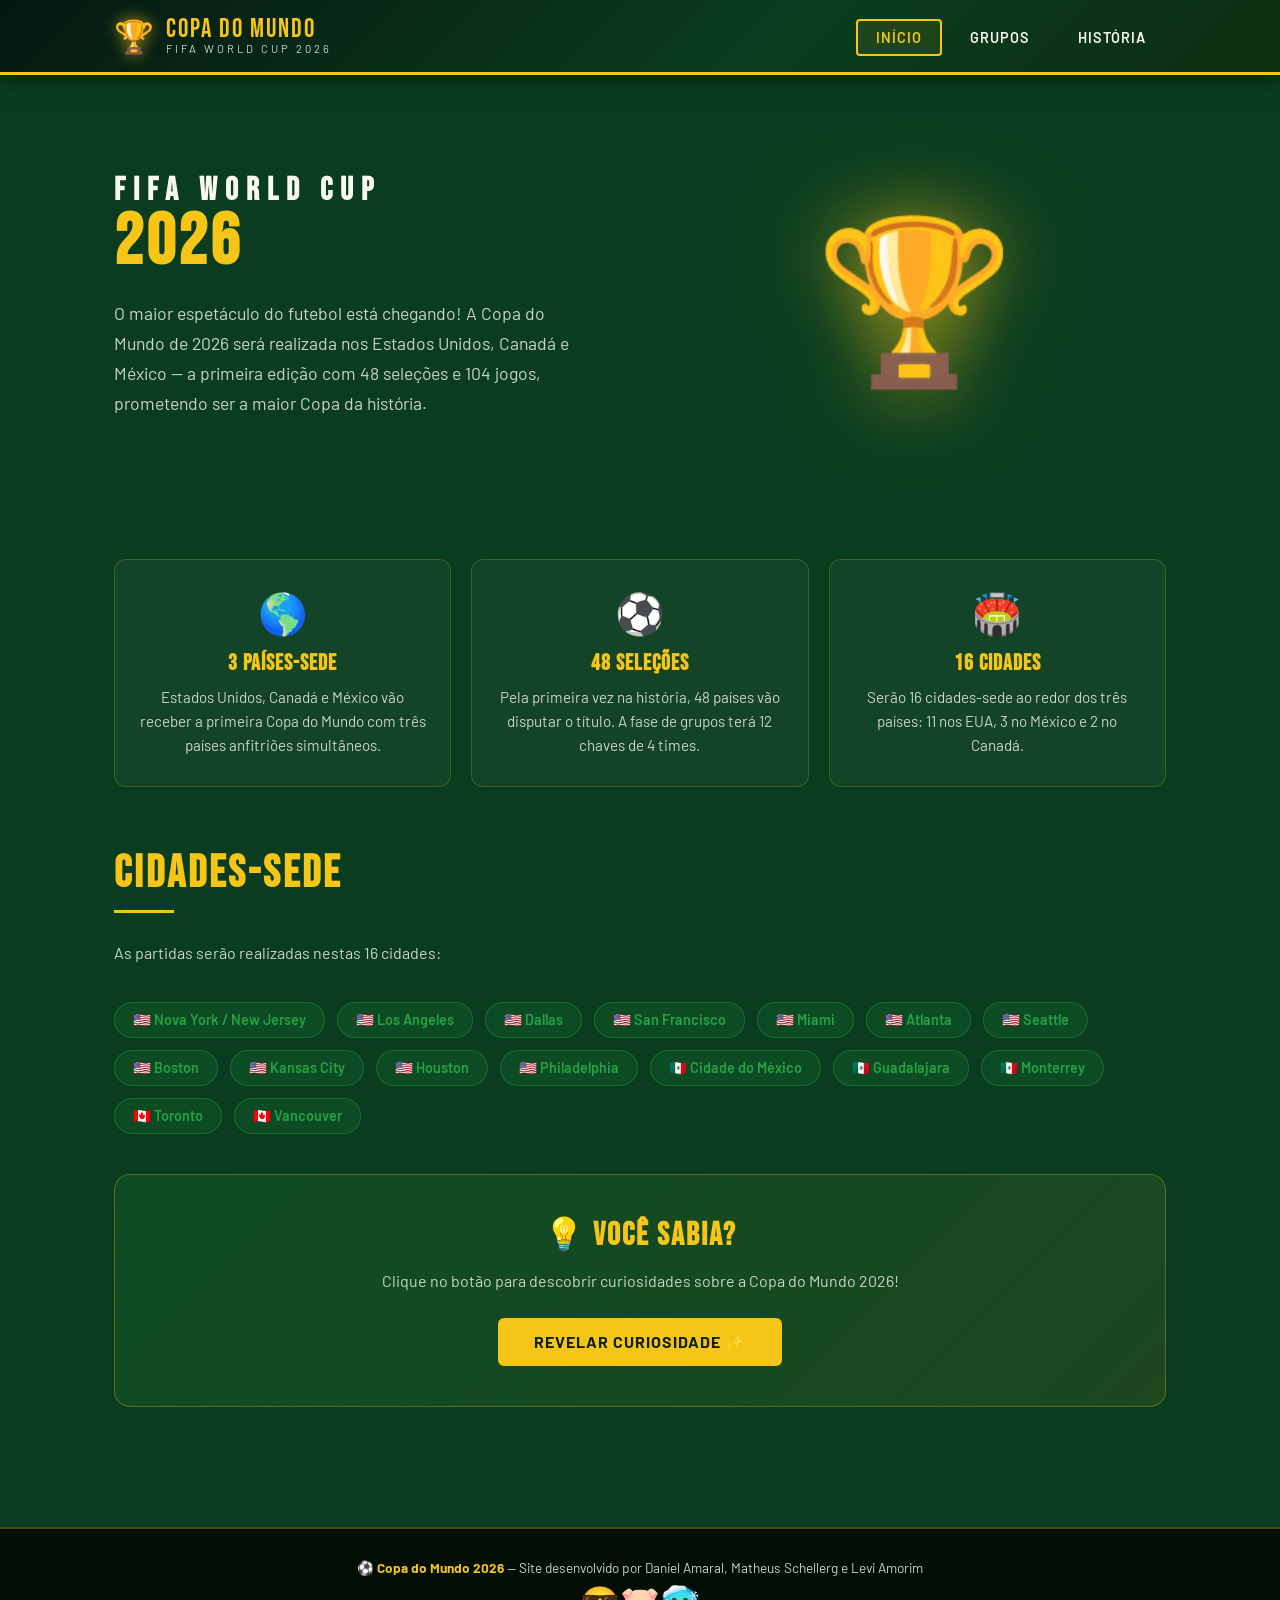
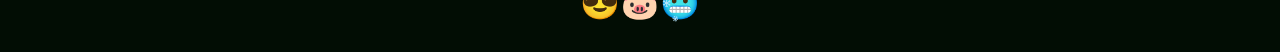
<file: index.html>
<!DOCTYPE html>
<html lang="pt-BR">
<head>
  <meta charset="UTF-8">
  <meta name="viewport" content="width=device-width, initial-scale=1.0">
  <title>Copa do Mundo 2026</title>
  <link rel="stylesheet" href="style.css">
</head>
<body>

  <!-- HEADER -->
  <header>
    <div class="header-inner">
      <a href="index.html" class="logo">
        <span class="logo-icon">🏆</span>
        <div>
          <span class="logo-text">Copa do Mundo</span>
          <span class="logo-sub">FIFA World Cup 2026</span>
        </div>
      </a>
      <nav>
        <ul>
          <li><a href="index.html" class="ativo">Início</a></li>
          <li><a href="grupos.html">Grupos</a></li>
          <li><a href="historia.html">História</a></li>
        </ul>
      </nav>
    </div>
  </header>

  <!-- CONTEÚDO PRINCIPAL -->
  <main>

    <!-- HERO -->
    <section class="hero">
      <div class="hero-texto">
        <h1>
          <span>FIFA WORLD CUP</span>
          2026
        </h1>
        <p>
          O maior espetáculo do futebol está chegando! A Copa do Mundo de 2026 será realizada
          nos Estados Unidos, Canadá e México — a primeira edição com 48 seleções e 104 jogos,
          prometendo ser a maior Copa da história.
        </p>
      </div>
      <div class="hero-imagem">
        <div class="trofeu-wrapper">
          <span class="trofeu-emoji">🏆</span>
          <div class="trofeu-brilho"></div>
        </div>
      </div>
    </section>

    <!-- CARDS DE INFO -->
    <section class="info-grid">
      <div class="info-card">
        <span class="icone">🌎</span>
        <h3>3 Países-Sede</h3>
        <p>Estados Unidos, Canadá e México vão receber a primeira Copa do Mundo com três países anfitriões simultâneos.</p>
      </div>
      <div class="info-card">
        <span class="icone">⚽</span>
        <h3>48 Seleções</h3>
        <p>Pela primeira vez na história, 48 países vão disputar o título. A fase de grupos terá 12 chaves de 4 times.</p>
      </div>
      <div class="info-card">
        <span class="icone">🏟️</span>
        <h3>16 Cidades</h3>
        <p>Serão 16 cidades-sede ao redor dos três países: 11 nos EUA, 3 no México e 2 no Canadá.</p>
      </div>
    </section>

    <!-- CIDADES-SEDE -->
    <section>
      <h2 class="titulo-secao">Cidades-Sede</h2>
      <div class="divisor"></div>
      <p class="subtitulo-secao">As partidas serão realizadas nestas 16 cidades:</p>
      <div class="sedes-lista">
        <span class="sede-tag">🇺🇸 Nova York / New Jersey</span>
        <span class="sede-tag">🇺🇸 Los Angeles</span>
        <span class="sede-tag">🇺🇸 Dallas</span>
        <span class="sede-tag">🇺🇸 San Francisco</span>
        <span class="sede-tag">🇺🇸 Miami</span>
        <span class="sede-tag">🇺🇸 Atlanta</span>
        <span class="sede-tag">🇺🇸 Seattle</span>
        <span class="sede-tag">🇺🇸 Boston</span>
        <span class="sede-tag">🇺🇸 Kansas City</span>
        <span class="sede-tag">🇺🇸 Houston</span>
        <span class="sede-tag">🇺🇸 Philadelphia</span>
        <span class="sede-tag">🇲🇽 Cidade do México</span>
        <span class="sede-tag">🇲🇽 Guadalajara</span>
        <span class="sede-tag">🇲🇽 Monterrey</span>
        <span class="sede-tag">🇨🇦 Toronto</span>
        <span class="sede-tag">🇨🇦 Vancouver</span>
      </div>
    </section>

    <!-- CURIOSIDADE -->
    <section class="curiosidade-section">
      <h2>💡 Você Sabia?</h2>
      <p style="color: var(--cinza); margin-bottom: 20px;">Clique no botão para descobrir curiosidades sobre a Copa do Mundo 2026!</p>
      <button id="btn-curiosidade">Revelar Curiosidade ✨</button>
      <div id="caixa-curiosidade"></div>
    </section>

  </main>

  <!-- FOOTER -->
  <footer>
    <p>⚽ <span>Copa do Mundo 2026</span> — Site desenvolvido por Daniel Amaral, Matheus Schellerg e Levi Amorim</p>
    <p style="margin-top:6px; font-size: 2rem;">😎🐷🥶</p>
  </footer>

  <script src="script.js"></script>
</body>
</html>
</file>
<file: style.css>
/* ===== VARIÁVEIS E RESET ===== */
@import url('https://fonts.googleapis.com/css2?family=Bebas+Neue&family=Barlow:wght@400;600;700&display=swap');

* {
  margin: 0;
  padding: 0;
  box-sizing: border-box;
}

:root {
  --verde-escuro: #0a3d1f;
  --verde: #1a6b37;
  --verde-claro: #25a244;
  --amarelo: #f5c518;
  --amarelo-claro: #ffd94a;
  --branco: #f8f8f0;
  --cinza-claro: #eef2ec;
  --cinza: #c8d4c4;
  --texto-escuro: #0d1f0f;
}

html {
  scroll-behavior: smooth;
}

body {
  font-family: 'Barlow', sans-serif;
  background-color: var(--verde-escuro);
  color: var(--branco);
  min-height: 100vh;
}

/* ===== HEADER E NAV ===== */
header {
  background: linear-gradient(135deg, #051810 0%, var(--verde-escuro) 60%, #0d2d10 100%);
  border-bottom: 3px solid var(--amarelo);
  position: sticky;
  top: 0;
  z-index: 100;
  box-shadow: 0 4px 20px rgba(0,0,0,0.5);
}

.header-inner {
  max-width: 1100px;
  margin: 0 auto;
  padding: 16px 24px;
  display: flex;
  align-items: center;
  justify-content: space-between;
  flex-wrap: wrap;
  gap: 12px;
}

.logo {
  display: flex;
  align-items: center;
  gap: 12px;
  text-decoration: none;
}

.logo-icon {
  font-size: 2rem;
  filter: drop-shadow(0 0 8px rgba(245,197,24,0.7));
}

.logo-text {
  font-family: 'Bebas Neue', cursive;
  font-size: 1.6rem;
  color: var(--amarelo);
  letter-spacing: 2px;
  line-height: 1;
}

.logo-sub {
  font-size: 0.7rem;
  color: var(--cinza);
  letter-spacing: 3px;
  text-transform: uppercase;
  display: block;
}

nav ul {
  list-style: none;
  display: flex;
  gap: 8px;
  flex-wrap: wrap;
}

nav ul li a {
  text-decoration: none;
  color: var(--branco);
  font-weight: 600;
  font-size: 0.9rem;
  padding: 8px 18px;
  border-radius: 4px;
  border: 2px solid transparent;
  letter-spacing: 1px;
  text-transform: uppercase;
  transition: all 0.25s ease;
}

nav ul li a:hover,
nav ul li a.ativo {
  color: var(--amarelo);
  border-color: var(--amarelo);
  background: rgba(245,197,24,0.08);
}

/* ===== CONTEÚDO PRINCIPAL ===== */
main {
  max-width: 1100px;
  margin: 0 auto;
  padding: 40px 24px 80px;
}

/* ===== HERO (INDEX) ===== */
.hero {
  display: grid;
  grid-template-columns: 1fr 1fr;
  gap: 48px;
  align-items: center;
  padding: 60px 0 80px;
}

.hero-texto h1 {
  font-family: 'Bebas Neue', cursive;
  font-size: 4.5rem;
  line-height: 1;
  color: var(--amarelo);
  letter-spacing: 3px;
  margin-bottom: 8px;
}

.hero-texto h1 span {
  color: var(--branco);
  display: block;
  font-size: 2rem;
  letter-spacing: 8px;
}

.hero-texto p {
  margin-top: 20px;
  font-size: 1.1rem;
  line-height: 1.7;
  color: var(--cinza);
  max-width: 460px;
}

.hero-imagem {
  display: flex;
  justify-content: center;
  align-items: center;
}

.trofeu-wrapper {
  position: relative;
  text-align: center;
}

.trofeu-emoji {
  font-size: 10rem;
  display: block;
  filter: drop-shadow(0 0 40px rgba(245,197,24,0.6));
  animation: float 3s ease-in-out infinite;
}

@keyframes float {
  0%, 100% { transform: translateY(0px); }
  50% { transform: translateY(-16px); }
}

.trofeu-brilho {
  position: absolute;
  inset: 0;
  background: radial-gradient(circle, rgba(245,197,24,0.15) 0%, transparent 70%);
  border-radius: 50%;
  pointer-events: none;
}

/* ===== CARDS DE INFO (INDEX) ===== */
.info-grid {
  display: grid;
  grid-template-columns: repeat(3, 1fr);
  gap: 20px;
  margin: 60px 0;
}

.info-card {
  background: rgba(255,255,255,0.04);
  border: 1px solid rgba(245,197,24,0.2);
  border-radius: 12px;
  padding: 28px 24px;
  text-align: center;
  transition: transform 0.25s, border-color 0.25s, box-shadow 0.25s;
  cursor: default;
}

.info-card:hover {
  transform: translateY(-6px);
  border-color: var(--amarelo);
  box-shadow: 0 12px 32px rgba(245,197,24,0.15);
}

.info-card .icone {
  font-size: 2.5rem;
  display: block;
  margin-bottom: 12px;
}

.info-card h3 {
  font-family: 'Bebas Neue', cursive;
  font-size: 1.4rem;
  color: var(--amarelo);
  letter-spacing: 1px;
  margin-bottom: 8px;
}

.info-card p {
  font-size: 0.95rem;
  color: var(--cinza);
  line-height: 1.6;
}

/* ===== CURIOSIDADE BUTTON ===== */
.curiosidade-section {
  background: linear-gradient(135deg, rgba(37,162,68,0.15), rgba(245,197,24,0.08));
  border: 1px solid rgba(245,197,24,0.3);
  border-radius: 16px;
  padding: 40px;
  text-align: center;
  margin: 40px 0;
}

.curiosidade-section h2 {
  font-family: 'Bebas Neue', cursive;
  font-size: 2rem;
  color: var(--amarelo);
  letter-spacing: 2px;
  margin-bottom: 16px;
}

#btn-curiosidade {
  background: var(--amarelo);
  color: var(--texto-escuro);
  border: none;
  padding: 14px 36px;
  font-family: 'Barlow', sans-serif;
  font-size: 1rem;
  font-weight: 700;
  letter-spacing: 1px;
  text-transform: uppercase;
  border-radius: 6px;
  cursor: pointer;
  transition: background 0.2s, transform 0.15s;
  margin-top: 8px;
}

#btn-curiosidade:hover {
  background: var(--amarelo-claro);
  transform: scale(1.05);
}

#caixa-curiosidade {
  display: none;
  margin-top: 24px;
  background: rgba(0,0,0,0.3);
  border-left: 4px solid var(--amarelo);
  border-radius: 0 8px 8px 0;
  padding: 20px 24px;
  text-align: left;
  font-size: 1rem;
  line-height: 1.7;
  color: var(--branco);
}

/* ===== TÍTULOS DE SEÇÃO ===== */
.titulo-secao {
  font-family: 'Bebas Neue', cursive;
  font-size: 2.8rem;
  color: var(--amarelo);
  letter-spacing: 3px;
  margin-bottom: 8px;
}

.subtitulo-secao {
  color: var(--cinza);
  font-size: 1rem;
  margin-bottom: 40px;
}

.divisor {
  width: 60px;
  height: 3px;
  background: var(--amarelo);
  margin: 10px 0 30px;
}

/* ===== GRUPOS ===== */
.grupos-grid {
  display: grid;
  grid-template-columns: repeat(3, 1fr);
  gap: 20px;
}

.grupo-card {
  background: rgba(255,255,255,0.04);
  border: 1px solid rgba(255,255,255,0.1);
  border-radius: 12px;
  overflow: hidden;
  transition: transform 0.25s, box-shadow 0.25s, border-color 0.25s;
}

.grupo-card:hover {
  transform: translateY(-4px);
  border-color: var(--amarelo);
  box-shadow: 0 8px 28px rgba(245,197,24,0.12);
}

.grupo-header {
  background: linear-gradient(90deg, var(--verde), var(--verde-escuro));
  padding: 12px 20px;
  display: flex;
  align-items: center;
  gap: 10px;
  border-bottom: 2px solid var(--amarelo);
}

.grupo-header h3 {
  font-family: 'Bebas Neue', cursive;
  font-size: 1.4rem;
  letter-spacing: 2px;
  color: var(--amarelo);
}

.grupo-lista {
  list-style: none;
  padding: 12px 0;
}

.grupo-lista li {
  display: flex;
  align-items: center;
  gap: 12px;
  padding: 10px 20px;
  border-bottom: 1px solid rgba(255,255,255,0.05);
  transition: background 0.2s;
  cursor: pointer;
}

.grupo-lista li:last-child {
  border-bottom: none;
}

.grupo-lista li:hover {
  background: rgba(245,197,24,0.08);
}

.grupo-lista li img {
  width: 32px;
  height: 22px;
  object-fit: cover;
  border-radius: 3px;
  border: 1px solid rgba(255,255,255,0.15);
  box-shadow: 0 2px 6px rgba(0,0,0,0.3);
  transition: transform 0.2s;
}

.grupo-lista li:hover img {
  transform: scale(1.15);
}

.grupo-lista li span {
  font-size: 0.95rem;
  font-weight: 600;
  color: var(--branco);
}

/* ===== HISTÓRIA ===== */
.campeoes-grid {
  display: grid;
  grid-template-columns: repeat(4, 1fr);
  gap: 20px;
  margin-bottom: 60px;
}

.campeao-card {
  background: rgba(255,255,255,0.04);
  border: 1px solid rgba(255,255,255,0.1);
  border-radius: 12px;
  padding: 24px 16px;
  text-align: center;
  transition: transform 0.25s, border-color 0.25s, box-shadow 0.25s;
}

.campeao-card:hover {
  transform: translateY(-6px);
  border-color: var(--amarelo);
  box-shadow: 0 10px 30px rgba(245,197,24,0.15);
}

.campeao-card img {
  width: 80px;
  height: 54px;
  object-fit: cover;
  border-radius: 6px;
  border: 2px solid rgba(245,197,24,0.3);
  margin-bottom: 14px;
  transition: transform 0.3s, border-color 0.3s;
}

.campeao-card:hover img {
  transform: scale(1.1);
  border-color: var(--amarelo);
}

.campeao-card h3 {
  font-family: 'Bebas Neue', cursive;
  font-size: 1.3rem;
  color: var(--branco);
  letter-spacing: 1px;
  margin-bottom: 6px;
}

.titulos-badge {
  display: inline-block;
  background: var(--amarelo);
  color: var(--texto-escuro);
  font-weight: 700;
  font-size: 0.8rem;
  padding: 3px 10px;
  border-radius: 20px;
  margin-bottom: 8px;
}

.campeao-anos {
  font-size: 0.78rem;
  color: var(--cinza);
  line-height: 1.5;
}

/* ===== ÚLTIMOS CAMPEÕES (TABELA) ===== */
.tabela-wrapper {
  background: rgba(255,255,255,0.04);
  border: 1px solid rgba(255,255,255,0.1);
  border-radius: 12px;
  overflow: hidden;
  margin-bottom: 60px;
}

table {
  width: 100%;
  border-collapse: collapse;
}

thead {
  background: linear-gradient(90deg, var(--verde), var(--verde-escuro));
  border-bottom: 2px solid var(--amarelo);
}

thead th {
  padding: 16px 20px;
  font-family: 'Bebas Neue', cursive;
  font-size: 1.1rem;
  letter-spacing: 2px;
  color: var(--amarelo);
  text-align: left;
}

tbody tr {
  border-bottom: 1px solid rgba(255,255,255,0.06);
  transition: background 0.2s;
}

tbody tr:last-child { border-bottom: none; }

tbody tr:hover {
  background: rgba(245,197,24,0.06);
}

tbody td {
  padding: 14px 20px;
  font-size: 0.95rem;
  color: var(--branco);
  vertical-align: middle;
}

tbody td:first-child {
  font-family: 'Bebas Neue', cursive;
  font-size: 1.2rem;
  color: var(--amarelo);
  letter-spacing: 1px;
}

tbody td img {
  width: 36px;
  height: 24px;
  object-fit: cover;
  border-radius: 3px;
  border: 1px solid rgba(255,255,255,0.15);
  vertical-align: middle;
  margin-right: 10px;
  transition: transform 0.2s;
}

tbody tr:hover td img {
  transform: scale(1.2);
}

/* ===== SEDES ===== */
.sedes-lista {
  display: flex;
  gap: 12px;
  flex-wrap: wrap;
  margin: 20px 0 40px;
}

.sede-tag {
  background: rgba(37,162,68,0.15);
  border: 1px solid rgba(37,162,68,0.4);
  border-radius: 20px;
  padding: 8px 18px;
  font-size: 0.9rem;
  font-weight: 600;
  color: var(--verde-claro);
  transition: all 0.2s;
}

.sede-tag:hover {
  background: rgba(37,162,68,0.3);
  border-color: var(--verde-claro);
  transform: scale(1.05);
}

/* ===== FOOTER ===== */
footer {
  background: #020d04;
  border-top: 2px solid rgba(245,197,24,0.3);
  text-align: center;
  padding: 30px 24px;
  color: var(--cinza);
  font-size: 0.85rem;
}

footer span {
  color: var(--amarelo);
  font-weight: 700;
}

/* ===== RESPONSIVO ===== */
@media (max-width: 800px) {
  .hero {
    grid-template-columns: 1fr;
    text-align: center;
    padding: 40px 0;
  }
  .hero-texto h1 { font-size: 3rem; }
  .hero-imagem { order: -1; }
  .trofeu-emoji { font-size: 6rem; }
  .info-grid { grid-template-columns: 1fr; }
  .grupos-grid { grid-template-columns: repeat(2, 1fr); }
  .campeoes-grid { grid-template-columns: repeat(2, 1fr); }
}

@media (max-width: 520px) {
  .grupos-grid { grid-template-columns: 1fr; }
  .campeoes-grid { grid-template-columns: 1fr; }
  .header-inner { flex-direction: column; align-items: flex-start; }
  nav ul { flex-wrap: wrap; }
}
</file>
